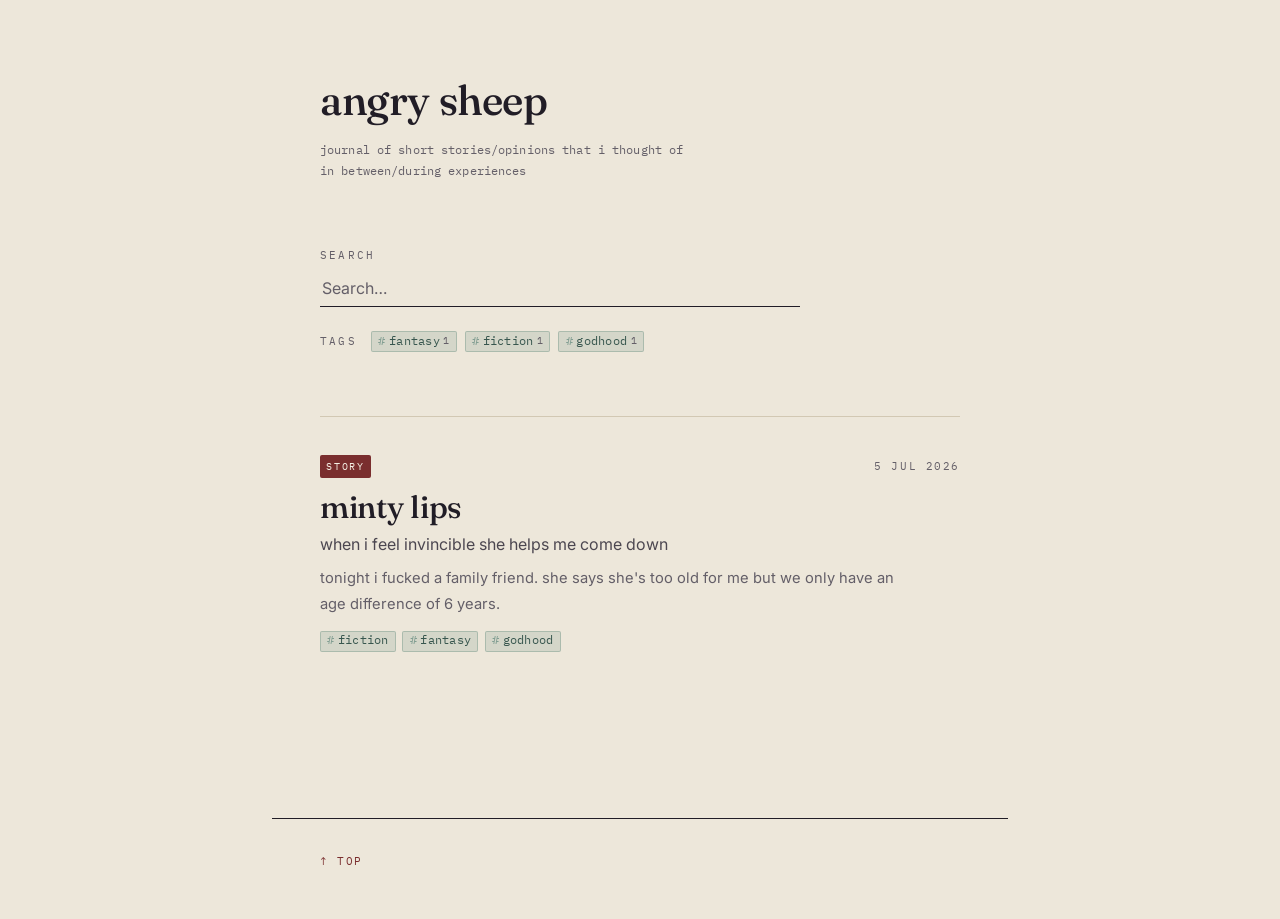
<file: index.html>
<!doctype html>
<html lang="en">
<head>
  <meta charset="utf-8">
  <meta name="viewport" content="width=device-width, initial-scale=1">
  <title>angry sheep</title>
  <meta name="description" content="journal of short stories/opinions that i thought of in between/during experiences">
  <meta name="color-scheme" content="light">

  <meta property="og:title" content="angry sheep">
  <meta property="og:description" content="journal of short stories/opinions that i thought of in between/during experiences">
  <meta property="og:type" content="website">

  <link rel="icon" href="favicon.svg" type="image/svg+xml">

  <link rel="preconnect" href="https://fonts.googleapis.com">
  <link rel="preconnect" href="https://fonts.gstatic.com" crossorigin>
  <link rel="stylesheet" href="https://fonts.googleapis.com/css2?family=Fraunces:ital,opsz,wght,SOFT,WONK@0,9..144,300..700,0..100,0..1;1,9..144,300..700,0..100,0..1&family=Inter:wght@400;500;600&family=IBM+Plex+Mono:ital,wght@0,400;0,500;1,400&display=swap">

  <link rel="stylesheet" href="css/style.css">
</head>
<body>
  <a class="skip-link" href="#feed">Skip to entries</a>

  <div class="site">
    <header class="masthead">
      <h1 class="wordmark">angry sheep</h1>
      <p class="subhead">journal of short stories/opinions that i thought of in between/during experiences</p>
    </header>

    <section class="apparatus" aria-label="Search and browse" id="apparatus">
      <div class="searchwell">
        <label for="search">Search</label>
        <input id="search" type="search" autocomplete="off" spellcheck="false"
               placeholder="Search…" aria-describedby="resultsummary">
      </div>

      <nav class="tagbar" id="tagbar" aria-label="Filter by tag">
        <!-- tags injected by main.js -->
      </nav>

      <p class="resultline" id="resultline" hidden aria-live="polite">
        <span id="resultsummary"></span>
        <button type="button" class="clear" id="clearfilters">clear</button>
      </p>
    </section>

    <main>
      <h2 class="sr-only">Entries</h2>
      <ul class="feed" id="feed" aria-live="polite">
        <!-- cards injected by main.js -->
      </ul>

      <!-- No-JS / crawler fallback. Search + tag filtering need JS, but entries
           stay reachable. When you add an entry, add a <li><a href="…">…</a></li>
           line inside this <noscript> if you want it listed here too. -->
      <noscript>
        <ul class="feed" style="display:block">
          <li><a href="entries/minty-lips.html">minty lips</a> — story, 05 Jul 2026</li>
        </ul>
      </noscript>
    </main>
  </div>

  <footer class="colophon">
    <div class="to-top">
      <a href="#top" onclick="window.scrollTo({top:0});return false;">↑ Top</a>
    </div>
  </footer>

  <script src="js/entries.js"></script>
  <script src="js/main.js"></script>
</body>
</html>
</file>
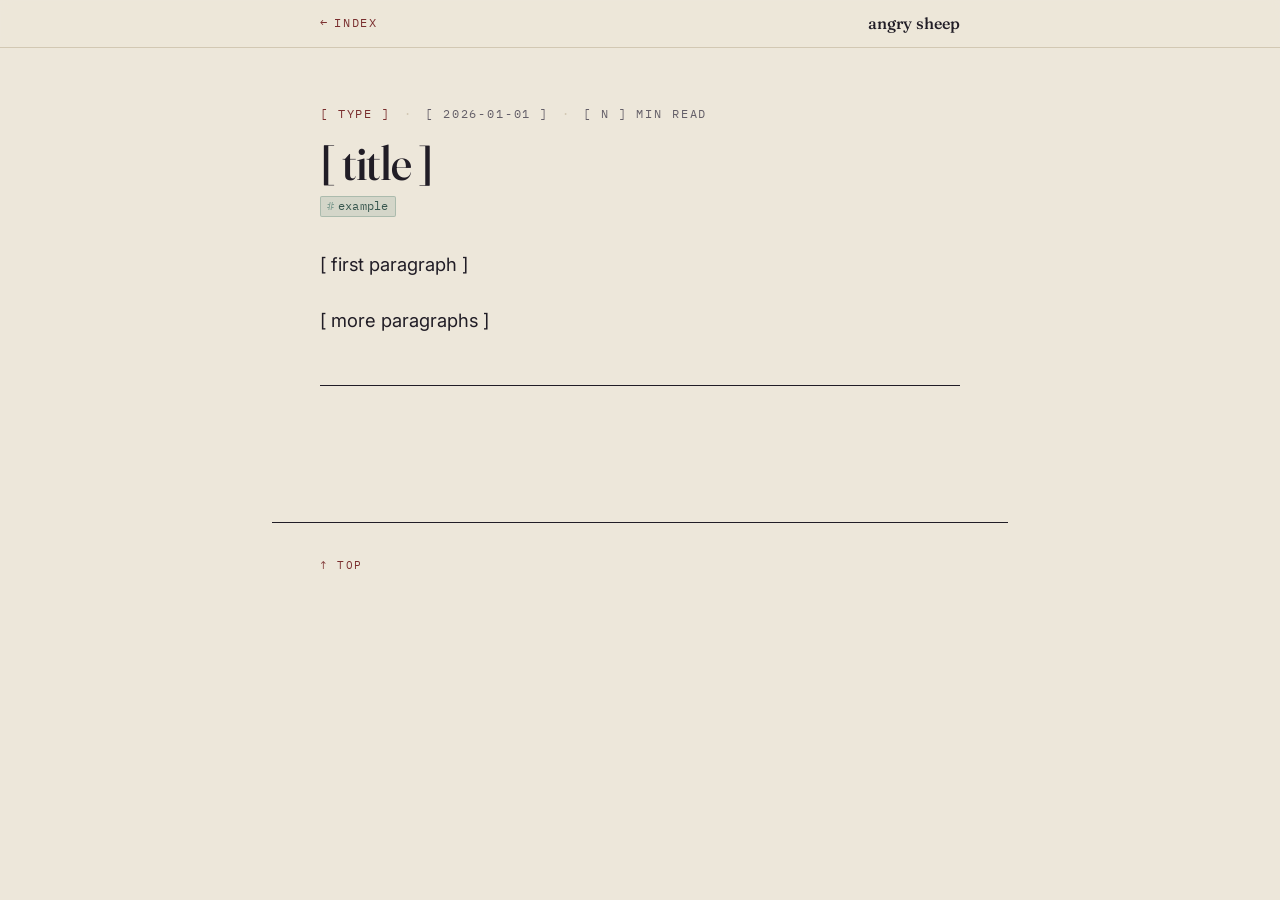
<file: entries/_template.html>
<!doctype html>
<!-- TEMPLATE. Copy this file to entries/your-slug.html, fill in the brackets,
     then register the entry at the top of js/entries.js. Delete these comments
     as you go. Placeholders are in [ brackets ]. -->
<html lang="en">
<head>
  <meta charset="utf-8">
  <meta name="viewport" content="width=device-width, initial-scale=1">
  <title>[ title ] · angry sheep</title>
  <meta name="description" content="[ optional one-line description ]">
  <meta name="color-scheme" content="light">
  <link rel="icon" href="../favicon.svg" type="image/svg+xml">
  <link rel="preconnect" href="https://fonts.googleapis.com">
  <link rel="preconnect" href="https://fonts.gstatic.com" crossorigin>
  <link rel="stylesheet" href="https://fonts.googleapis.com/css2?family=Fraunces:ital,opsz,wght,SOFT,WONK@0,9..144,300..700,0..100,0..1;1,9..144,300..700,0..100,0..1&family=Inter:wght@400;500;600&family=IBM+Plex+Mono:ital,wght@0,400;0,500;1,400&display=swap">
  <link rel="stylesheet" href="../css/style.css">
</head>
<body>
  <a class="skip-link" href="#story">Skip to entry</a>

  <!-- persistent way home, on every entry page -->
  <div class="ledger">
    <div class="row">
      <a class="home" href="../index.html"><span class="arrow">←</span> index</a>
      <a class="mark" href="../index.html">angry sheep</a>
    </div>
  </div>

  <div class="leaf">
    <article id="story">
      <p class="eyebrow">
        <!-- id="entrytype" so entry.js keeps this in sync with the entry's
             "type" field in js/entries.js. Set it to the same word here. -->
        <span class="kind-tag" id="entrytype">[ type ]</span><span class="dot">·</span>
        <span>[ 2026-01-01 ]</span><span class="dot">·</span>
        <span>[ N ] min read</span>
      </p>
      <h1>[ title ]</h1>
      <!-- optional subtitle: <p class="dek">[ one line ]</p> -->
      <p class="byline">
        <a class="tag" href="../index.html?tag=example">example</a>
      </p>

      <div class="prose">
        <p>[ first paragraph ]</p>

        <p>[ more paragraphs ]</p>

        <!-- Optional building blocks — uncomment and use as needed:

        <aside class="note">[ a quiet margin note ]</aside>
        <p class="pullquote">[ a pulled quote ]</p>
        <blockquote>[ a block quotation ]</blockquote>
        -->
      </div>

      <!-- filed-under + newer/older + return, injected by entry.js once this
           file is registered in js/entries.js -->
      <div class="endmatter" id="endmatter"></div>
    </article>
  </div>

  <footer class="colophon">
    <div class="to-top">
      <a href="#top" onclick="window.scrollTo({top:0});return false;">↑ Top</a>
    </div>
  </footer>

  <script src="../js/entries.js"></script>
  <script src="../js/entry.js"></script>
</body>
</html>
</file>
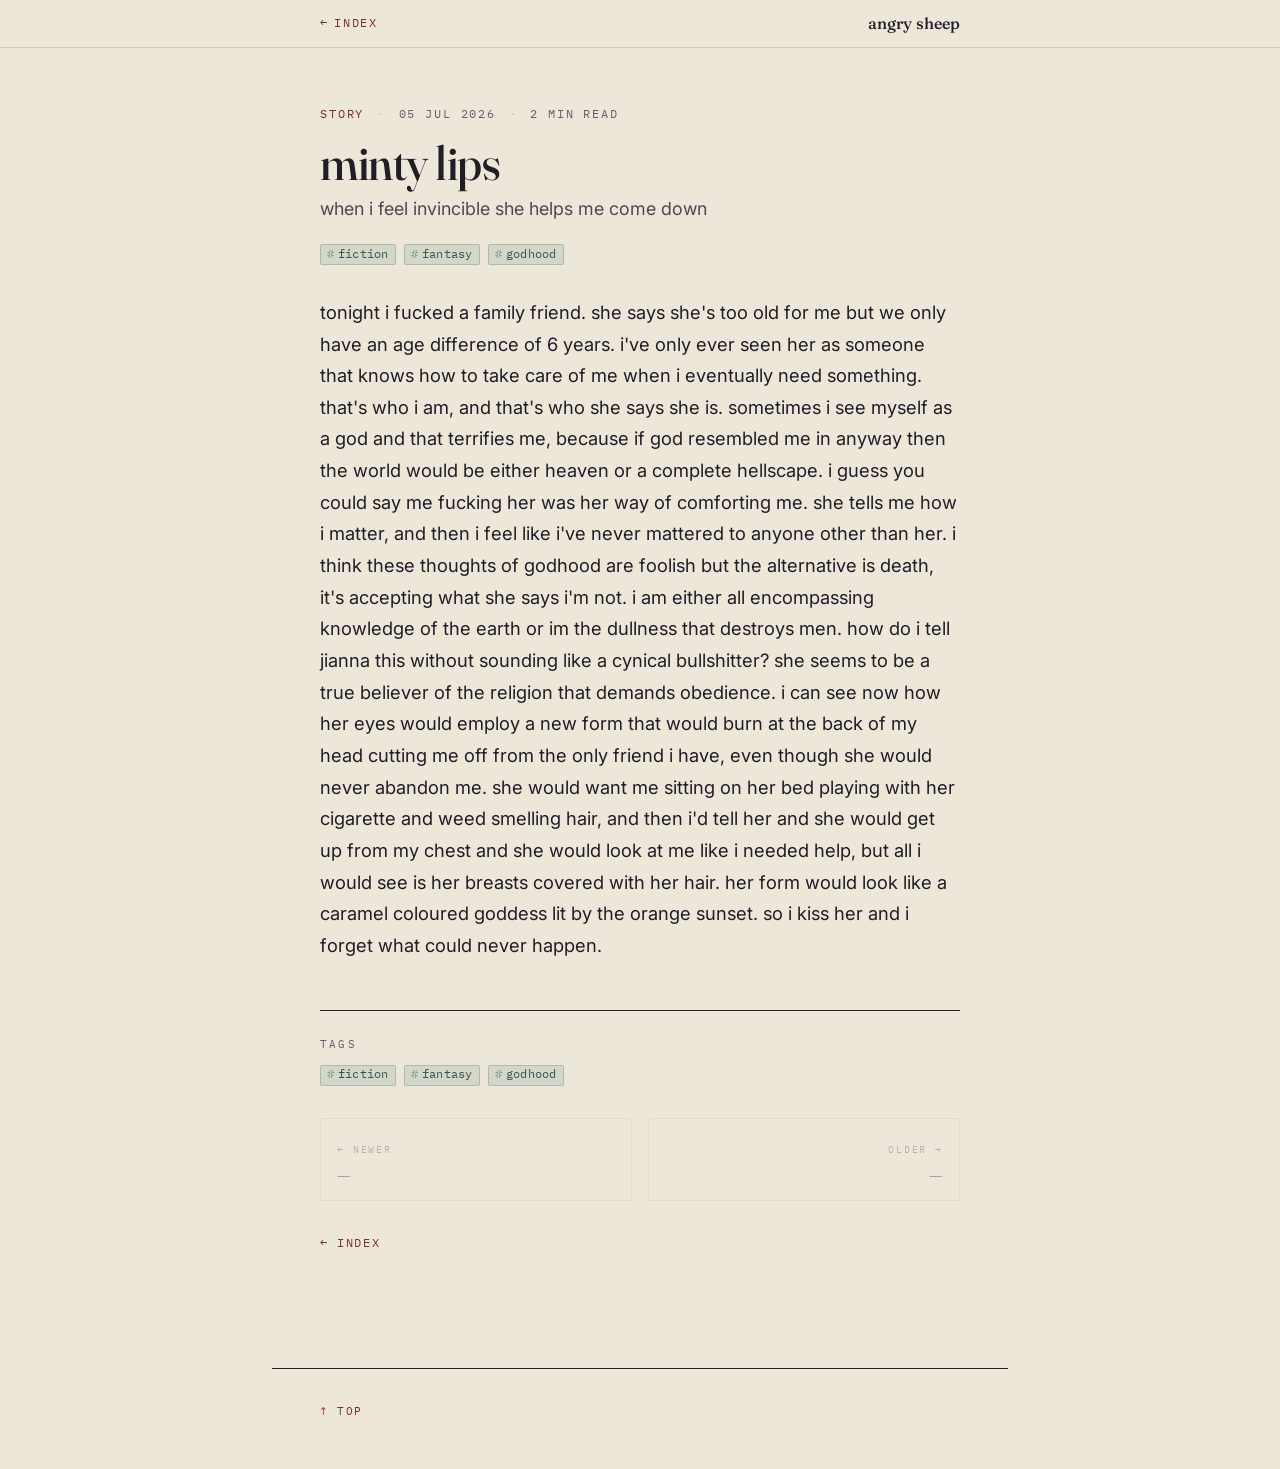
<file: entries/minty-lips.html>
<!doctype html>
<html lang="en">
<head>
  <meta charset="utf-8">
  <meta name="viewport" content="width=device-width, initial-scale=1">
  <title>minty lips · angry sheep</title>
  <meta name="description" content="when i feel invincible she helps me come down">
  <meta name="color-scheme" content="light">
  <link rel="icon" href="../favicon.svg" type="image/svg+xml">
  <link rel="preconnect" href="https://fonts.googleapis.com">
  <link rel="preconnect" href="https://fonts.gstatic.com" crossorigin>
  <link rel="stylesheet" href="https://fonts.googleapis.com/css2?family=Fraunces:ital,opsz,wght,SOFT,WONK@0,9..144,300..700,0..100,0..1;1,9..144,300..700,0..100,0..1&family=Inter:wght@400;500;600&family=IBM+Plex+Mono:ital,wght@0,400;0,500;1,400&display=swap">
  <link rel="stylesheet" href="../css/style.css">
</head>
<body>
  <a class="skip-link" href="#story">Skip to entry</a>

  <!-- persistent way home, on every entry page -->
  <div class="ledger">
    <div class="row">
      <a class="home" href="../index.html"><span class="arrow">←</span> index</a>
      <a class="mark" href="../index.html">angry sheep</a>
    </div>
  </div>

  <div class="leaf">
    <article id="story">
      <p class="eyebrow">
        <span class="kind-tag" id="entrytype">story</span><span class="dot">·</span>
        <span>05 Jul 2026</span><span class="dot">·</span>
        <span>2 min read</span>
      </p>
      <h1>minty lips</h1>
      <p class="dek">when i feel invincible she helps me come down</p>
      <p class="byline">
        <a class="tag" href="../index.html?tag=fiction">fiction</a>
        <a class="tag" href="../index.html?tag=fantasy">fantasy</a>
        <a class="tag" href="../index.html?tag=godhood">godhood</a>
      </p>

      <div class="prose">
        <p class="lede">tonight i fucked a family friend. she says she's too old for me but we only have an age difference of 6 years. i've only ever seen her as someone that knows how to take care of me when i eventually need something. that's who i am, and that's who she says she is. sometimes i see myself as a god and that terrifies me, because if god resembled me in anyway then the world would be either heaven or a complete hellscape. i guess you could say me fucking her was her way of comforting me. she tells me how i matter, and then i feel like i've never mattered to anyone other than her. i think these thoughts of godhood are foolish but the alternative is death, it's accepting what she says i'm not. i am either all encompassing knowledge of the earth or im the dullness that destroys men. how do i tell jianna this without sounding like a cynical bullshitter? she seems to be a true believer of the religion that demands obedience. i can see now how her eyes would employ a new form that would burn at the back of my head cutting me off from the only friend i have, even though she would never abandon me. she would want me sitting on her bed playing with her cigarette and weed smelling hair, and then i'd tell her and she would get up from my chest and she would look at me like i needed help, but all i would see is her breasts covered with her hair. her form would look like a caramel coloured goddess lit by the orange sunset. so i kiss her and i forget what could never happen.</p>
      </div>

      <!-- filed-under + newer/older + return, injected by entry.js -->
      <div class="endmatter" id="endmatter"></div>
    </article>
  </div>

  <footer class="colophon">
    <div class="to-top">
      <a href="#top" onclick="window.scrollTo({top:0});return false;">↑ Top</a>
    </div>
  </footer>

  <script src="../js/entries.js"></script>
  <script src="../js/entry.js"></script>
</body>
</html>
</file>
<file: css/style.css>
/* =========================================================================
   angry sheep — journal
   -------------------------------------------------------------------------
   A bare index of writing, and the pages it points to. The apparatus
   (dates, types, tags, search) is set in a cold monospace and stated like a
   catalogue record; the names of the writing are set in a serif; the writing
   itself is plain. Nothing is meant to call attention to itself — where a
   plainer choice was available, it was taken.
   ========================================================================= */

/* ---- 1. Tokens ---------------------------------------------------------- */
:root {
  /* Foundation palette (given — do not alter) */
  --bone:      #EDE7DA;
  --ink:       #211D26;
  --oxblood:   #7A2E2E;
  --verdigris: #4C7A6F;

  /* Tints & shades, derived from the four — a small extended range so the
     page has depth without introducing a foreign hue. */
  --bone-hi:   #F6F1E6;  /* raised paper                            */
  --bone-lo:   #E3DBC9;  /* sunk paper: code, wells                 */
  --edge:      #D2C8B3;  /* hairline borders                        */
  --ink-soft:  #4C4750;  /* secondary text                         */
  --ink-faint: #645F68;  /* tertiary / metadata — darkened to ~5:1
                            on bone so small faint text stays legible */
  --oxblood-deep: #5C2020;
  --oxblood-soft: #9C4B45;
  --verdigris-deep: #37564E; /* AA-safe teal for small type        */
  --verdigris-tint: #4c7a6f26;
  --ochre:     #B4863C;

  /* Type */
  --serif: "Fraunces", "Iowan Old Style", "Palatino Linotype", Georgia, serif;
  --sans:  "Inter", system-ui, -apple-system, "Segoe UI", Helvetica, sans-serif;
  --mono:  "IBM Plex Mono", ui-monospace, "SFMono-Regular", "Consolas", monospace;

  /* Measure & rhythm */
  --column:  46rem;       /* the single quiet column               */
  --measure: 62ch;        /* protected reading measure for prose   */
  --leading: 1.72;
  --page-pad: clamp(1.25rem, 6vw, 3rem);

  --focus: 2px solid var(--verdigris);
  color-scheme: light;
}

/* ---- 2. Reset & base ---------------------------------------------------- */
*, *::before, *::after { box-sizing: border-box; }
* { margin: 0; }

html { -webkit-text-size-adjust: 100%; scroll-behavior: smooth; }

body {
  background-color: var(--bone);
  color: var(--ink);
  font-family: var(--sans);
  font-size: clamp(1rem, 0.96rem + 0.2vw, 1.06rem);
  line-height: var(--leading);
  font-synthesis: none;
  text-rendering: optimizeLegibility;
  -webkit-font-smoothing: antialiased;
  min-height: 100vh;
  overflow-x: hidden;
  overflow-wrap: break-word;
}

img { max-width: 100%; height: auto; display: block; }

a {
  color: var(--oxblood);
  text-decoration-color: color-mix(in srgb, var(--oxblood) 35%, transparent);
  text-underline-offset: 0.18em;
  text-decoration-thickness: 1px;
}
a:hover { color: var(--verdigris-deep); text-decoration-color: var(--verdigris); }

:focus-visible { outline: var(--focus); outline-offset: 3px; border-radius: 2px; }
::selection { background: color-mix(in srgb, var(--verdigris) 30%, var(--bone)); }

h1, h2, h3, h4 { font-family: var(--serif); font-weight: 500; line-height: 1.1; color: var(--ink); }

/* Accessibility helpers */
.sr-only {
  position: absolute; width: 1px; height: 1px; padding: 0; margin: -1px;
  overflow: hidden; clip: rect(0 0 0 0); white-space: nowrap; border: 0;
}
.skip-link {
  position: absolute; left: 0.5rem; top: -3rem;
  background: var(--ink); color: var(--bone); padding: .6rem 1rem;
  font-family: var(--mono); font-size: .8rem; border-radius: 3px; z-index: 100;
  transition: top .18s ease;
}
.skip-link:focus { top: 0.5rem; color: var(--bone); }

/* =========================================================================
   3. THE INDEX (homepage)
   ========================================================================= */
.site {
  max-width: var(--column);
  margin-inline: auto;
  padding: clamp(2.5rem, 8vw, 5rem) var(--page-pad) 4rem;
}

/* ---- Masthead ----------------------------------------------------------- */
.masthead { margin-bottom: clamp(2.5rem, 7vw, 4rem); }

.wordmark {
  font-family: var(--serif);
  font-optical-sizing: auto;
  font-weight: 500;
  font-variation-settings: "opsz" 40;
  font-size: clamp(1.9rem, 1.5rem + 1.7vw, 2.6rem);
  line-height: 1;
  letter-spacing: -0.01em;
  color: var(--ink);
}
.wordmark em { font-style: italic; color: var(--oxblood); }

/* The description — stated flatly, like a record line, not a tagline. */
.subhead {
  font-family: var(--mono);
  font-size: .78rem;
  line-height: 1.7;
  letter-spacing: .01em;
  color: var(--ink-faint);
  margin-top: 1.1rem;
  max-width: 54ch;
}

/* ---- Search + tags apparatus ------------------------------------------- */
.apparatus {
  margin-bottom: clamp(2.5rem, 7vw, 4rem);
  display: grid; gap: 1.5rem;
}
.apparatus[hidden] { display: none; }

.searchwell { max-width: 30rem; }
.searchwell label {
  display: block; font-family: var(--mono); font-size: .68rem; letter-spacing: .2em;
  text-transform: uppercase; color: var(--ink-faint); margin-bottom: .5rem;
}
.searchwell input {
  width: 100%; font-family: var(--sans); font-size: 1rem; color: var(--ink);
  background: transparent; border: none; border-bottom: 1px solid var(--ink);
  padding: .35rem .1rem .5rem; border-radius: 0;
}
.searchwell input::placeholder { color: var(--ink-faint); }
.searchwell input:focus { outline: none; border-bottom-color: var(--verdigris); }

.tagbar { display: flex; flex-wrap: wrap; align-items: baseline; gap: .5rem; }
.tagbar .filed {
  font-family: var(--mono); font-size: .68rem; letter-spacing: .2em;
  text-transform: uppercase; color: var(--ink-faint); margin-right: .4rem;
}

/* A tag — a small catalogue mark; used in the tag bar, on entries, on pages */
.tag {
  font-family: var(--mono); font-size: .72rem; letter-spacing: .02em;
  color: var(--verdigris-deep); background: var(--verdigris-tint);
  border: 1px solid color-mix(in srgb, var(--verdigris) 30%, transparent);
  padding: .16em .55em .2em; border-radius: 2px;
  text-decoration: none; cursor: pointer; white-space: nowrap;
  line-height: 1.3; display: inline-flex; align-items: center; gap: .3em;
}
.tag::before { content: "#"; color: var(--verdigris); opacity: .6; }
.tag .count { color: var(--ink-faint); font-size: .85em; }
.tag[aria-pressed="true"] {
  background: var(--verdigris); color: var(--bone-hi); border-color: var(--verdigris-deep);
}
.tag[aria-pressed="true"]::before { color: var(--bone-hi); opacity: .8; }

.resultline {
  font-family: var(--mono); font-size: .72rem; letter-spacing: .06em;
  color: var(--ink-faint); display: flex; gap: 1rem; align-items: center; flex-wrap: wrap;
}
.resultline[hidden] { display: none; }
.resultline button.clear {
  font-family: var(--mono); font-size: .7rem; text-transform: uppercase; letter-spacing: .1em;
  color: var(--oxblood); background: none; border: none; cursor: pointer;
  text-decoration: underline; text-underline-offset: .2em; padding: 0;
}
.resultline button.clear:hover { color: var(--verdigris-deep); }

/* ---- The feed: a plain, even index of entries --------------------------- */
.feed { list-style: none; padding: 0; display: block; }

.entry {
  position: relative;
  padding: clamp(1.7rem, 4vw, 2.4rem) 0;
  border-top: 1px solid var(--edge);
  transition: background-color .15s ease;
}
/* The whole entry reads as one quiet target: a faint warm lift on hover,
   and the title link stretched over the card so a click anywhere opens it. */
.entry:hover { background-color: var(--bone-hi); }

.entry-meta {
  display: flex; flex-wrap: wrap; justify-content: space-between; align-items: baseline;
  gap: .3rem 1rem;
  font-family: var(--mono); font-size: .7rem; letter-spacing: .14em; text-transform: uppercase;
  margin-bottom: .7rem;
}
/* The entry type as a small filled badge in the corner of the card. One
   treatment for every type — story, review, opinion, … — driven by the
   entry's own "type" field (see js/entries.js), shown verbatim. */
.entry-type {
  font-size: .62rem; letter-spacing: .18em;
  background: var(--oxblood); color: var(--bone-hi);
  padding: .28em .6em .32em; border-radius: 2px;
}
.entry-date { color: var(--ink-faint); white-space: nowrap; }

.entry-title {
  font-family: var(--serif); font-weight: 500;
  font-size: clamp(1.4rem, 1.2rem + 1vw, 1.95rem);
  line-height: 1.12; letter-spacing: -0.01em; margin-bottom: .4rem;
}
.entry-title a { color: var(--ink); text-decoration: none; }
/* Stretched hit area: covers the card without changing any layout. */
.entry-title a::after { content: ""; position: absolute; inset: 0; }
.entry-title a:hover,
.entry:hover .entry-title a {
  color: var(--oxblood);
  text-decoration: underline;
  text-decoration-color: color-mix(in srgb, var(--oxblood) 30%, transparent);
}

.entry-dek { color: var(--ink-soft); font-size: 1rem; margin-bottom: .5rem; max-width: 54ch; }
.entry-excerpt { color: var(--ink-faint); font-size: .92rem; margin-bottom: .85rem; max-width: 66ch; }
/* Tags sit above the stretched title link so they stay independently clickable. */
.entry-tags { position: relative; z-index: 1; display: flex; flex-wrap: wrap; gap: .4rem; }

.feed .empty {
  padding: 2rem 0; border-top: 1px solid var(--edge);
  font-family: var(--mono); font-size: .8rem; letter-spacing: .04em; color: var(--ink-faint);
}

/* =========================================================================
   4. THE LEAF (an entry) — the reading room
   ========================================================================= */

/* A slim, persistent way home on every entry page */
.ledger {
  position: sticky; top: 0; z-index: 20;
  background: color-mix(in srgb, var(--bone) 90%, transparent);
  backdrop-filter: saturate(120%) blur(6px);
  border-bottom: 1px solid var(--edge);
}
.ledger .row {
  max-width: var(--column); margin-inline: auto; padding: .6rem var(--page-pad);
  display: flex; align-items: center; justify-content: space-between; gap: 1rem;
}
.ledger .home {
  font-family: var(--mono); font-size: .72rem; letter-spacing: .14em; text-transform: uppercase;
  color: var(--oxblood); text-decoration: none; display: inline-flex; align-items: center; gap: .5em;
}
.ledger .home:hover { color: var(--verdigris-deep); }
.ledger .mark {
  font-family: var(--serif); font-weight: 500; font-size: 1rem;
  color: var(--ink); text-decoration: none;
}
.ledger .mark:hover { color: var(--oxblood); }

.leaf {
  max-width: var(--column); margin-inline: auto;
  padding: clamp(2rem, 6vw, 3.5rem) var(--page-pad) 3rem;
}
.leaf article > .eyebrow,
.leaf article > h1,
.leaf article > .dek,
.leaf article > .byline,
.leaf .prose,
.leaf .endmatter { max-width: var(--measure); }

.leaf .eyebrow {
  font-family: var(--mono); font-size: .72rem; letter-spacing: .16em; text-transform: uppercase;
  color: var(--ink-faint); display: flex; flex-wrap: wrap; gap: .3rem .8rem; align-items: center;
  margin-bottom: .9rem;
}
.leaf .eyebrow .dot { color: var(--edge); }
.leaf .eyebrow .kind-tag { color: var(--oxblood); }

.leaf h1 {
  font-family: var(--serif);
  font-size: clamp(1.9rem, 1.4rem + 2.4vw, 3rem);
  line-height: 1.05; color: var(--ink); letter-spacing: -0.01em;
  font-variation-settings: "opsz" 90;
  margin-bottom: .5rem;
}
.leaf h1 em { font-style: italic; color: var(--oxblood); }
.leaf .dek {
  color: var(--ink-soft); font-size: 1.12rem; line-height: 1.4;
  margin-bottom: 1.4rem; max-width: 54ch;
}
.leaf .byline { display: flex; flex-wrap: wrap; gap: .5rem; margin-bottom: 2rem; }

.leaf .prose { font-size: clamp(1.02rem, 0.98rem + 0.3vw, 1.15rem); }
.leaf .prose > p { margin-bottom: 1.3em; }

.leaf .prose h2 {
  font-size: clamp(1.4rem, 1.2rem + 1vw, 1.8rem); margin: 2rem 0 .6rem; color: var(--ink);
}
.leaf .prose h3 { font-size: 1.2rem; margin: 1.6rem 0 .4rem; color: var(--ink); }
.leaf .prose a { font-weight: 500; }
.leaf .prose em { font-style: italic; }
.leaf .prose strong { font-weight: 600; }
.leaf .prose blockquote {
  border-left: 2px solid var(--edge); padding-left: 1.1rem; margin: 1.4rem 0;
  color: var(--ink-soft);
}
.leaf .prose ul, .leaf .prose ol { margin: 0 0 1.3em 1.3em; }
.leaf .prose li { margin-bottom: .4em; }
.leaf .prose code {
  font-family: var(--mono); font-size: .85em; background: var(--bone-lo);
  padding: .1em .4em; border-radius: 3px;
}

/* A margin note — kept as a quiet inset, never louder than the text. */
.leaf .prose .note {
  font-family: var(--mono); font-size: .8rem; line-height: 1.6;
  color: var(--ink-soft); border-left: 2px solid var(--edge); padding-left: .9rem;
  margin: 1.4rem 0; max-width: 46ch;
}

/* A pulled quote — plain, no rules or centering. */
.leaf .prose .pullquote {
  font-family: var(--serif); font-size: clamp(1.3rem, 1.1rem + 1vw, 1.6rem);
  line-height: 1.3; color: var(--ink); margin: 1.8rem 0; max-width: 30ch;
}

/* End matter: filed-under tags + newer/older, injected by js/entry.js */
.leaf .endmatter { margin-top: 3rem; padding-top: 1.5rem; border-top: 1px solid var(--ink); }
.leaf .endmatter .filed-under {
  font-family: var(--mono); font-size: .68rem; letter-spacing: .2em; text-transform: uppercase;
  color: var(--ink-faint); margin-bottom: .7rem;
}
.leaf .endmatter .filed-tags { display: flex; flex-wrap: wrap; gap: .5rem; margin-bottom: 2rem; }
.leaf .endmatter .filed-tags a { text-decoration: none; }

.leaf .shelfnav { display: grid; gap: 1rem; grid-template-columns: 1fr; margin-top: 1rem; }
@media (min-width: 40rem) { .leaf .shelfnav { grid-template-columns: 1fr 1fr; } }
.leaf .shelfnav a,
.leaf .shelfnav .disabled {
  display: block; text-decoration: none; padding: .9rem 1rem;
  border: 1px solid var(--edge); border-radius: 2px;
}
.leaf .shelfnav a:hover { border-color: var(--verdigris); }
.leaf .shelfnav .dir {
  font-family: var(--mono); font-size: .64rem; letter-spacing: .18em; text-transform: uppercase;
  color: var(--ink-faint);
}
.leaf .shelfnav .t {
  font-family: var(--serif); color: var(--ink); font-size: 1.05rem;
  display: block; margin-top: .25rem; line-height: 1.15;
}
.leaf .shelfnav a:hover .t { color: var(--oxblood); }
.leaf .shelfnav .next { text-align: right; }
.leaf .shelfnav .disabled { opacity: .4; pointer-events: none; }

.leaf .return {
  display: inline-flex; align-items: center; gap: .5em; margin-top: 2rem;
  font-family: var(--mono); font-size: .72rem; letter-spacing: .14em; text-transform: uppercase;
  color: var(--oxblood); text-decoration: none;
}
.leaf .return:hover { color: var(--verdigris-deep); }

/* =========================================================================
   5. Footer (shared)
   ========================================================================= */
.colophon {
  max-width: var(--column); margin: 4rem auto 0; padding: 2rem var(--page-pad) 3rem;
  border-top: 1px solid var(--ink);
  font-family: var(--mono); font-size: .72rem; color: var(--ink-soft);
}
.colophon .to-top a {
  color: var(--oxblood); text-decoration: none;
  text-transform: uppercase; letter-spacing: .14em; font-size: .7rem;
}
.colophon .to-top a:hover { color: var(--verdigris-deep); }

/* =========================================================================
   6. Motion — the page stays still; only scrolling eases.
   ========================================================================= */
@media (prefers-reduced-motion: reduce) {
  html { scroll-behavior: auto; }
}

/* Print: just the words. */
@media print {
  .ledger, .apparatus, .colophon, .shelfnav { display: none; }
  body { background: #fff; }
}
</file>
